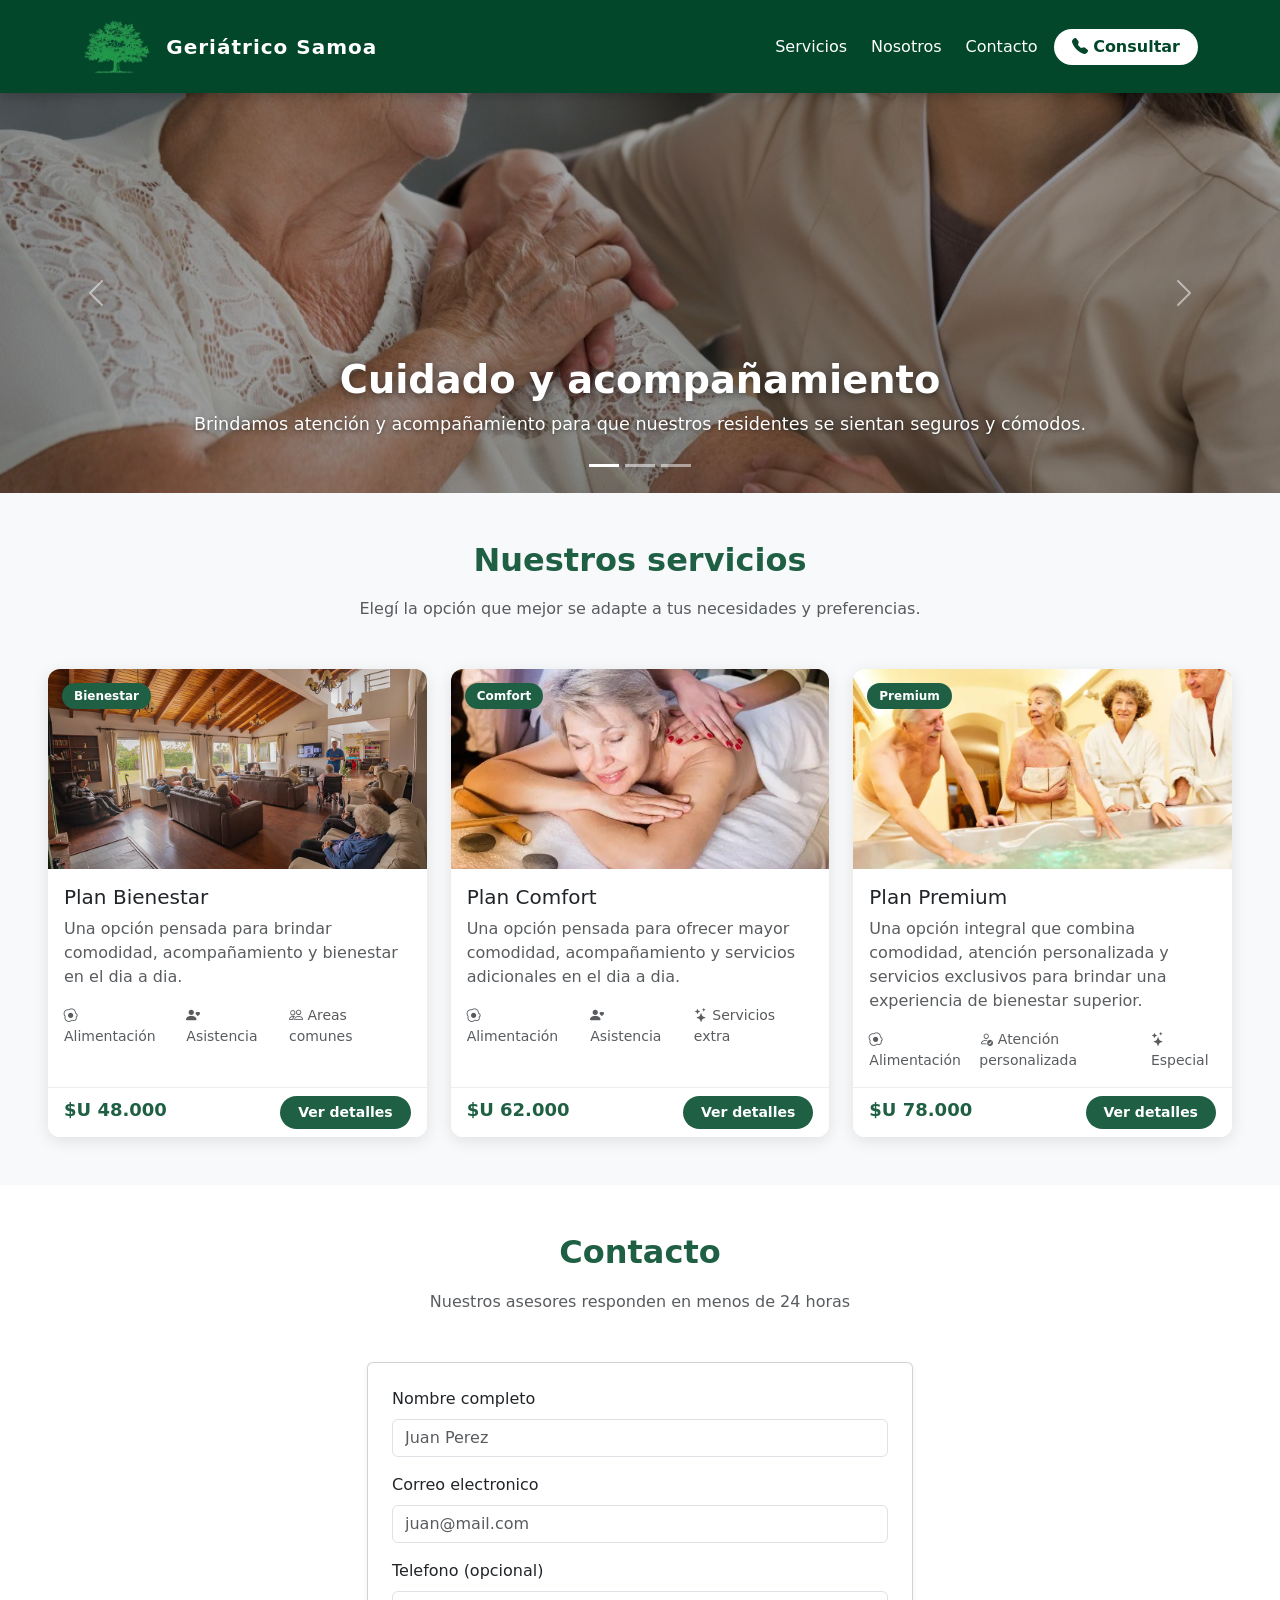
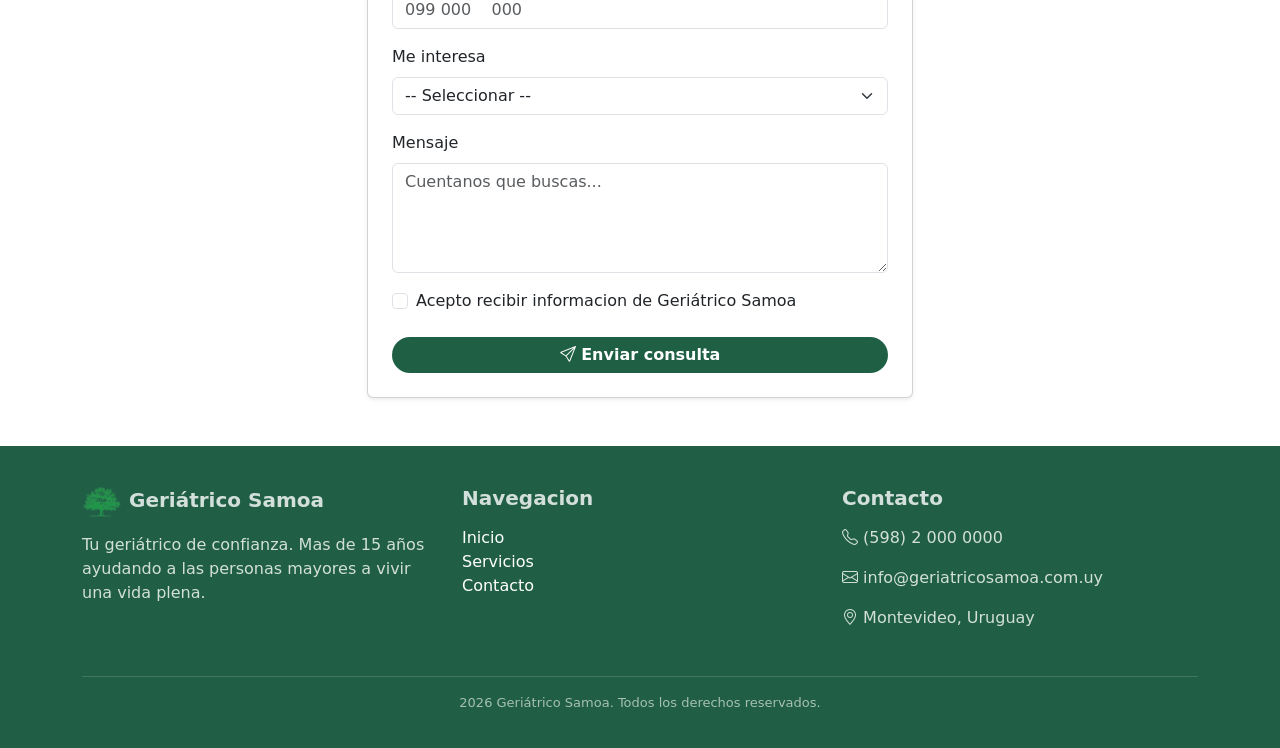
<file: index.html>
<!DOCTYPE html>
<html lang="es">

<head>
    <meta charset="UTF-8">
    <meta name="viewport" content="width=device-width, initial-scale=1">
    <title>Geriátrico Samoa</title>
    <!-- Bootstrap CSS (CDN) -->
    <link href="https://cdn.jsdelivr.net/npm/bootstrap@5.3.8/dist/css/bootstrap.min.css" rel="stylesheet" integrity="sha384-
sRIl4kxILFvY47J16cr9ZwB07vP4J8+LH7qKQnuqkuIAvNWLzeN8tE5YBujZqJLB" crossorigin="anonymous">
    <!-- Bootstrap Icons (CDN) -->

    <link href="https://cdn.jsdelivr.net/npm/bootstrap-icons@1.11.3/font/bootstrap-
icons.css" rel="stylesheet">
    <!-- CSS personalizado (siempre DESPUES de Bootstrap) -->
    <link rel="stylesheet" href="css/estilos.css">
</head>

<body>
    <!-- ==================== NAVBAR ==================== -->

    <nav class="navbar navbar-expand-lg navbar-dark" id="navbar-inmo">
        <div class="container">

            <!-- Logo: permanece en la página actual -->
            <a class="navbar-brand d-flex align-items-center" href="#">
                <img src="img/logo-claro.png" alt="Logo de Geriátrico Samoa" class="logo-empresa">
                <span class="nombre-empresa">Geriátrico Samoa</span>
            </a>

            <!-- Botón para celulares -->
            <button class="navbar-toggler" type="button" data-bs-toggle="collapse" data-bs-target="#menuPrincipal"
                aria-controls="menuPrincipal" aria-expanded="false" aria-label="Abrir menú">
                <span class="navbar-toggler-icon"></span>
            </button>

            <!-- Enlaces -->
            <div class="collapse navbar-collapse" id="menuPrincipal">
                <ul class="navbar-nav ms-auto align-items-center gap-2">

                    <li class="nav-item">
                        <a class="nav-link" href="#servicios">Servicios</a>
                    </li>

                    <li class="nav-item">
                        <a class="nav-link" href="../nosotros.html">Nosotros</a>
                    </li>

                    <li class="nav-item">
                        <a class="nav-link" href="#contacto">Contacto</a>
                    </li>

                    <li class="nav-item">
                        <a class="btn btn-consultar" href="#contacto">
                            <i class="bi bi-telephone-fill"></i> Consultar
                        </a>
                    </li>

                </ul>
            </div>

        </div>
    </nav>
    <!-- ==================== CAROUSEL ==================== -->
    <section id="inicio">

        <div id="carruselInmo" class="carousel slide" data-bs-ride="carousel" data-bs-interval="4500">

            <!-- Indicadores -->
            <div class="carousel-indicators">
                <button data-bs-target="#carruselInmo" data-bs-slide-to="0" class="active"></button>
                <button data-bs-target="#carruselInmo" data-bs-slide-to="1"></button>
                <button data-bs-target="#carruselInmo" data-bs-slide-to="2"></button>
            </div>

            <!-- Diapositivas -->
            <div class="carousel-inner">

                <!-- Primera imagen -->
                <div class="carousel-item active">
                    <img src="img/cuidadora.jpg" class="d-block w-100" alt="Cuidado y acompañamiento">

                    <div class="carousel-caption d-none d-md-block">
                        <h2>Cuidado y acompañamiento</h2>
                        <p>Brindamos atención y acompañamiento para que nuestros residentes se sientan seguros y
                            cómodos.</p>
                    </div>
                </div>

                <!-- Segunda imagen -->
                <div class="carousel-item">
                    <img src="img/comedor.jpg" class="d-block w-100" alt="Alimentación y bienestar">

                    <div class="carousel-caption d-none d-md-block">
                        <h2>Alimentación y bienestar</h2>
                        <p>Una alimentación equilibrada y espacios agradables forman parte del bienestar de nuestros
                            residentes.</p>
                    </div>
                </div>

                <!-- Tercera imagen -->
                <div class="carousel-item">
                    <img src="img/deporte.jpg" class="d-block w-100" alt="Actividades y recreación">

                    <div class="carousel-caption d-none d-md-block">
                        <h2>Actividades y recreación</h2>
                        <p>Promovemos momentos de entretenimiento, participación y encuentro para disfrutar y compartir.
                        </p>
                    </div>
                </div>

            </div>

            <!-- Flecha anterior -->
            <button class="carousel-control-prev" data-bs-target="#carruselInmo" data-bs-slide="prev">
                <span class="carousel-control-prev-icon"></span>
            </button>

            <!-- Flecha siguiente -->
            <button class="carousel-control-next" data-bs-target="#carruselInmo" data-bs-slide="next">
                <span class="carousel-control-next-icon"></span>
            </button>

        </div>

    </section>
    <!-- ==================== Servicios ==================== -->
    <section id="servicios" class="py-5 seccion-gris">
        <div class="container-fluid px-5 cards-container">
            <div class="text-center mb-5">
                <h2 class="seccion-titulo">Nuestros servicios</h2>
                <p class="text-muted">Elegí la opción que mejor se adapte a tus necesidades y preferencias.</p>
            </div>
            <div class="row row-cols-1 row-cols-md-3 g-4">
                <!-- CARD 1 -->
                <div class="col">
                    <div class="card card-propiedad h-100">
                        <img src="img/sala de estar.jpg" class="card-img-top" alt="Espacio comun del Geriatrico Samoa">
                        <span class="badge-tipo">Bienestar</span>
                        <div class="card-body">
                            <h5 class="card-title">Plan Bienestar</h5>
                            <p class="card-text text-muted">Una opción pensada para brindar comodidad, acompañamiento y
                                bienestar en el dia a dia.</p>
                            <div class="d-flex gap-3 text-muted small mt-2">
                                <span><i class="bi bi-egg-fried"></i> Alimentación</span>
                                <span><i class="bi bi-person-heart"></i> Asistencia</span>
                                <span><i class="bi bi-people"></i> Areas comunes</span>
                            </div>
                        </div>

                        <div class="card-footer d-flex justify-content-between align-items-
    center">


                            <span class="precio-card">$U 48.000</span>
                            <button class="btn btn-sm btn-verde" data-bs-toggle="modal" data-bs-target="#modalPropiedad"
                                data-nombre="Plan Bienestar" data-precio="$U 48.000"
                                data-desc="Plan pensado para brindar comodidad y acompañamiento diario, incluyendo alimentación, asistencia y acceso a espacios comunes y actividades rcreativas."
                                onclick="abrirModal(this)">Ver detalles</button>
                        </div>
                    </div>
                </div>
                <!-- CARD 2 -->
                <div class="col">
                    <div class="card card-propiedad h-100">
                        <img src="img/masajes.jpg" class="card-img-top" alt="Apartamento Centro">
                        <span class="badge-tipo badge-comfort">Comfort</span>
                        <div class="card-body">
                            <h5 class="card-title">Plan Comfort</h5>
                            <p class="card-text text-muted">Una opción pensada para ofrecer mayor comodidad,
                                acompañamiento y servicios adicionales en el dia a dia.</p>
                            <div class="d-flex gap-3 text-muted small mt-2">
                                <span><i class="bi bi-egg-fried"></i> Alimentación</span>
                                <span><i class="bi bi-person-heart"></i> Asistencia</span>
                                <span><i class="bi bi-stars"></i> Servicios extra</span>
                            </div>
                        </div>

                        <div class="card-footer d-flex justify-content-between align-items-
    center">

                            <span class="precio-card">$U 62.000</span>
                            <button class="btn btn-sm btn-verde" data-bs-toggle="modal" data-bs-target="#modalPropiedad"
                                data-nombre="Plan Comfort" data-precio="$U 62.000"
                                data-desc="Plan pensado para brindar mayor comodidad y acompañamiento diario. Incluye alimentación, asistencia, acceso a áreas comunes y servicios adicionales como masajes, actividades de bienestar y mayor atención personalizada."
                                onclick="abrirModal(this)">Ver detalles</button>
                        </div>
                    </div>
                </div>
                <!-- CARD 3 -->
                <div class="col">
                    <div class="card card-propiedad h-100">
                        <img src="img/spa.jpg" class="card-img-top" alt="Plan Premium">
                        <span class="badge-tipo badge-premium">Premium</span>
                        <div class="card-body">
                            <h5 class="card-title">Plan Premium</h5>
                            <p class="card-text text-muted">Una opción integral que combina comodidad, atención
                                personalizada y servicios exclusivos para brindar una experiencia de bienestar superior.
                            </p>
                            <div class="d-flex gap-3 text-muted small mt-2">
                                <span><i class="bi bi-egg-fried"></i> Alimentación</span>
                                <span><i class="bi bi-person-check"></i> Atención personalizada</span>
                                <span><i class="bi bi-stars"></i> Especial</span>
                            </div>
                        </div>

                        <div class="card-footer d-flex justify-content-between align-items-
    center">

                            <span class="precio-card">$U 78.000</span>
                            <button class="btn btn-sm btn-verde" data-bs-toggle="modal" data-bs-target="#modalPropiedad"
                                data-nombre="Plan Premium" data-precio="$U 78.000"
                                data-desc="Plan integral pensado para brindar el máximo nivel de comodidad y atención. Incluye alimentación, asistencia y atención personalizada, junto con servicios de bienestar, mayor acompañamiento y beneficios exclusivos."
                                onclick="abrirModal(this)">Ver detalles</button>
                        </div>
                    </div>
                </div>
            </div>
        </div>
    </section>
    <!-- ==================== CONTACTO ==================== -->
    <section id="contacto" class="py-5">
        <div class="container">
            <div class="text-center mb-5">
                <h2 class="seccion-titulo">Contacto</h2>
                <p class="text-muted">Nuestros asesores responden en menos de 24 horas</p>
            </div>
            <div class="row justify-content-center">
                <div class="col-md-8 col-lg-6">
                    <div class="card shadow-sm p-4">
                        <form id="formContacto" class="needs-validation" novalidate>
                            <div class="mb-3">
                                <label for="nombre" class="form-label">Nombre completo</label>
                                <input type="text" id="nombre" name="nombre" class="form-control"
                                    placeholder="Juan Perez" required>
                                <div class="invalid-feedback">Por favor ingresa tu nombre.</div>
                            </div>
                            <div class="mb-3">
                                <label for="email" class="form-label">Correo electronico</label>
                                <input type="email" id="email" name="email" class="form-control"
                                    placeholder="juan@mail.com" required>
                                <div class="invalid-feedback">Ingresa un email valido.</div>
                            </div>
                            <div class="mb-3">

                                <label for="tel" class="form-label">Telefono <span class="text-
    muted">(opcional)</span></label>

                                <input type="tel" id="tel" class="form-control" placeholder="099 000
    000">
                            </div>
                            <div class="mb-3">
                                <label for="tipo" class="form-label">Me interesa</label>
                                <select id="tipo" name="tipo" class="form-select" required>
                                    <option value="">-- Seleccionar --</option>
                                    <option value="casa">Plan Bienestar</option>
                                    <option value="apto">Plan Comfort</option>
                                    <option value="terreno">Plan Premium</option>
                                </select>
                                <div class="invalid-feedback">Selecciona una opcion.</div>
                            </div>
                            <div class="mb-3">
                                <label for="mensaje" class="form-label">Mensaje</label>
                                <textarea id="mensaje" name="mensaje" class="form-control" rows="4"
                                    placeholder="Cuentanos que buscas..." required></textarea>
                                <div class="invalid-feedback">Por favor escribe tu mensaje.</div>
                            </div>
                            <div class="mb-4 form-check">
                                <input type="checkbox" id="aceptar" class="form-check-input" required>
                                <label for="aceptar" class="form-check-label">
                                    Acepto recibir informacion de Geriátrico Samoa
                                </label>
                                <div class="invalid-feedback">Debes aceptar para continuar.</div>
                            </div>
                            <button type="submit" class="btn btn-verde w-100">
                                <i class="bi bi-send"></i> Enviar consulta
                            </button>
                        </form>
                    </div>
                </div>
            </div>


        </div>
    </section>
    <script>
        const form = document.getElementById('formContacto');
        form.addEventListener('submit', function (e) {
            e.preventDefault();
            if (!form.checkValidity()) {
                form.classList.add('was-validated');
            } else {
                alert('Consulta enviada. Nos comunicamos pronto.');
                form.reset();
                form.classList.remove('was-validated');
            }
        });
    </script>
    <!-- ==================== FOOTER ==================== -->
    <footer class="footer-inmo">
        <div class="container">
            <div class="row g-4">
                <div class="col-md-4">
                    <h5>
                        <img src="img/logo-claro.png" style="width: 40px">
                        Geriátrico Samoa
                    </h5>
                    <p>Tu geriátrico de confianza. Mas de 15 años ayudando a las personas mayores a vivir una vida
                        plena.</p>
                </div>
                <div class="col-md-4">
                    <h5>Navegacion</h5>
                    <ul class="list-unstyled">
                        <li><a href="#inicio">Inicio</a></li>
                        <li><a href="#servicios">Servicios</a></li>
                        <li><a href="#contacto">Contacto</a></li>
                    </ul>
                </div>
                <div class="col-md-4">
                    <h5>Contacto</h5>
                    <p><i class="bi bi-telephone"></i> (598) 2 000 0000</p>
                    <p><i class="bi bi-envelope"></i> info@geriatricosamoa.com.uy</p>
                    <p><i class="bi bi-geo-alt"></i> Montevideo, Uruguay</p>
                </div>
            </div>
            <div class="footer-copy">
                <p>2026 Geriátrico Samoa. Todos los derechos reservados.</p>
            </div>
        </div>
    </footer>

    <!-- Aqui van los componentes (pasos siguientes) -->
    <!-- Bootstrap JS (CDN) - siempre antes del </body> -->
    <script src="https://cdn.jsdelivr.net/npm/bootstrap@5.3.8/dist/js/bootstrap.bundle.min.js" integrity="sha384-
FKyoEForCGlyvwx9Hj09JcYn3nv7wiPVlz7YYwJrWVcXK/BmnVDxM+D2scQbITxI" crossorigin="anonymous"></script>
    <!-- ==================== MODAL ==================== -->
    <div class="modal fade" id="modalPropiedad" tabindex="-1">
        <div class="modal-dialog modal-dialog-centered">
            <div class="modal-content">
                <div class="modal-header modal-header-custom">
                    <h5 class="modal-title" id="modalNombre">Nombre de la propiedad</h5>
                    <button type="button" class="btn-close btn-close-white" data-bs-dismiss="modal"></button>
                </div>
                <div class="modal-body">
                    <p class="modal-precio" id="modalPrecio">U$S 0</p>
                    <p id="modalDesc">Descripcion de la propiedad.</p>
                    <hr>
                    <p class="text-muted small">
                        <i class="bi bi-info-circle"></i>
                        Completar el formulario de contacto para recibir mas informacion.
                    </p>
                </div>
                <div class="modal-footer">
                    <button type="button" class="btn btn-cerrar" data-bs-dismiss="modal">Cerrar</button>
                    <a href="#contacto" class="btn btn-verde" data-bs-dismiss="modal" onclick="irAContacto(event)">
                        <i class="bi bi-envelope"></i> Consultar ahora
                    </a>
                </div>


            </div>
        </div>
    </div>
    <script>
        function abrirModal(btn) {
            document.getElementById('modalNombre').textContent = btn.dataset.nombre;
            document.getElementById('modalPrecio').textContent = btn.dataset.precio;
            document.getElementById('modalDesc').textContent = btn.dataset.desc;
        }
    </script>
    <script>
        function irAContacto(event) {
            event.preventDefault();

            const modal = document.getElementById('modalPropiedad');
            const formulario = document.getElementById('contacto');

            bootstrap.Modal.getInstance(modal)?.hide();

            modal.addEventListener('hidden.bs.modal', function () {
                formulario.scrollIntoView({behavior: 'smooth'});
                history.replaceState(null, '', '#contacto');
            }, {once: true});
        }
    </script>
</body>

</html>
</file>
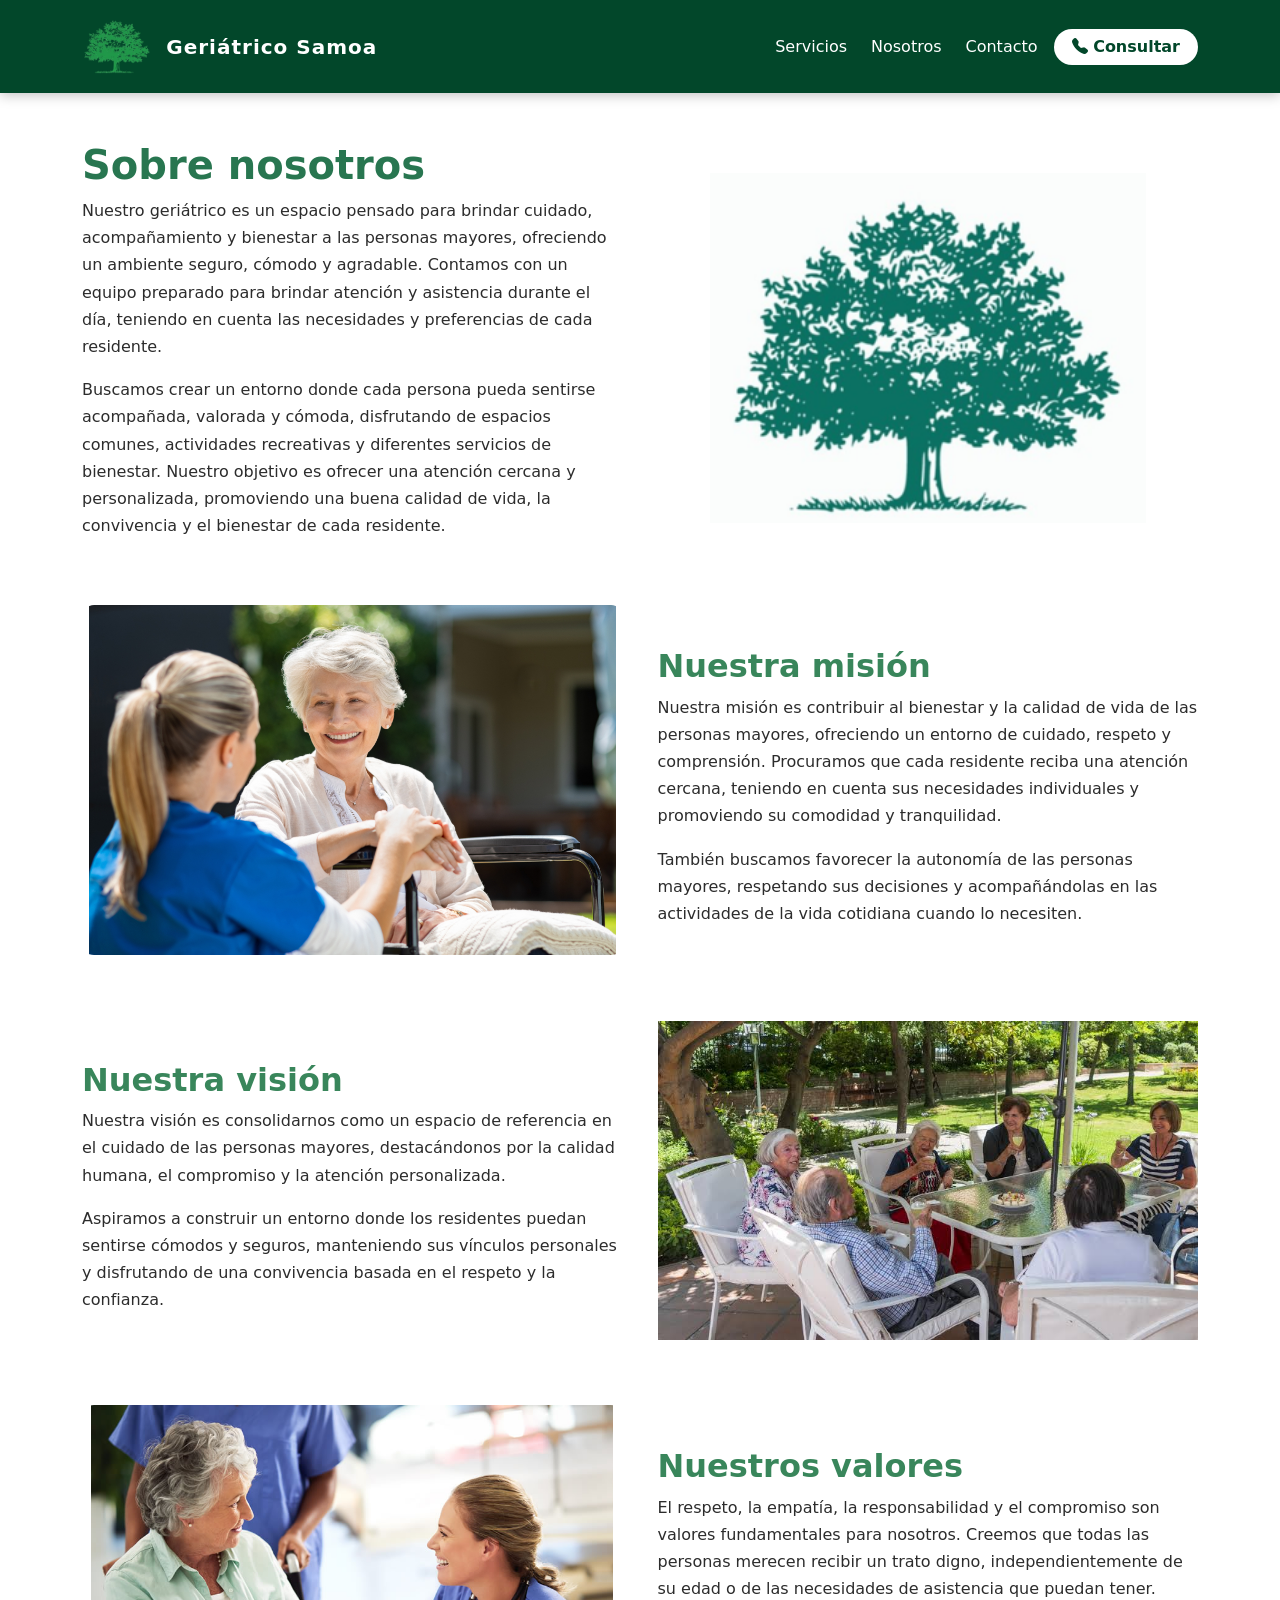
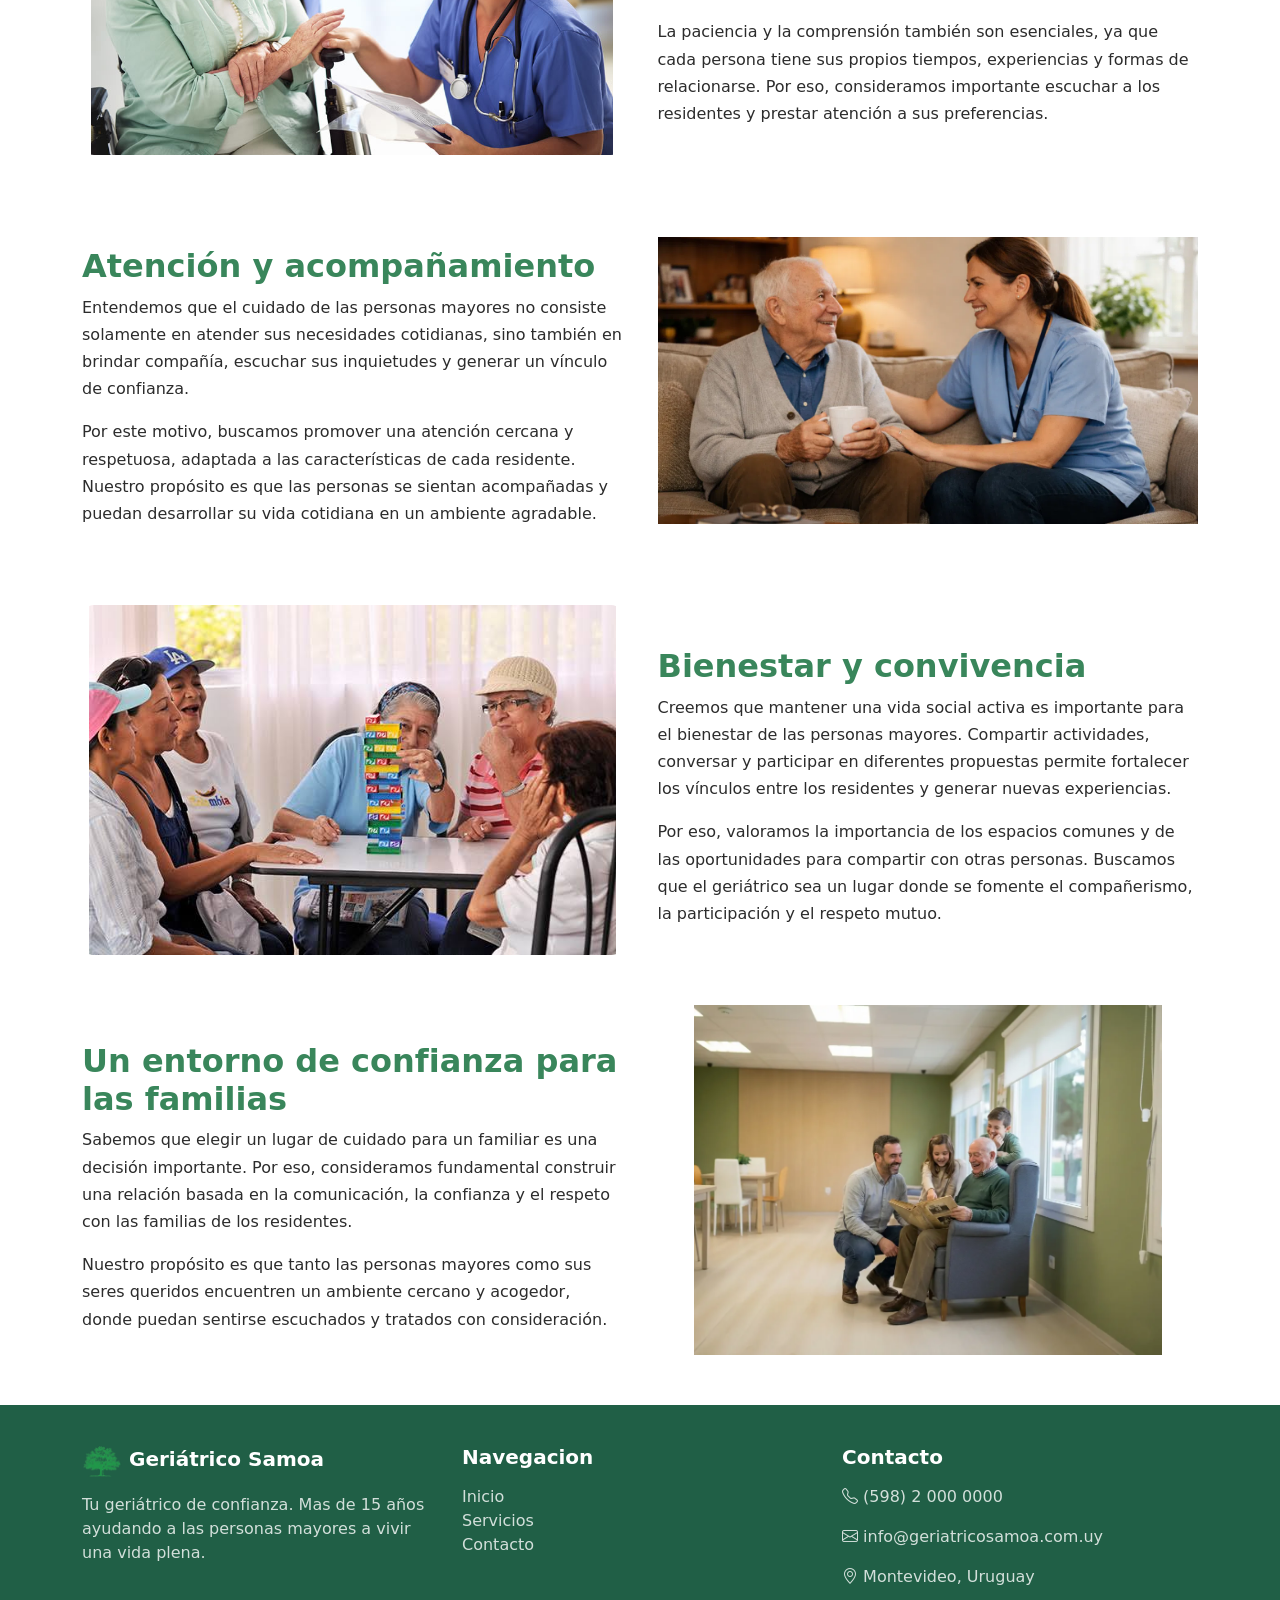
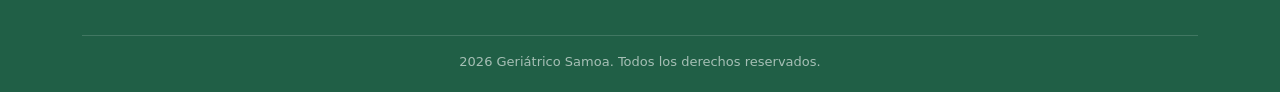
<file: nosotros.html>
<!DOCTYPE html>
<html lang="es">

<head>
    <meta charset="UTF-8">
    <meta name="viewport" content="width=device-width, initial-scale=1.0">

    <title>Nosotros - Geriátrico Samoa</title>

    <!-- Bootstrap -->
    <link href="https://cdn.jsdelivr.net/npm/bootstrap@5.3.3/dist/css/bootstrap.min.css"
          rel="stylesheet">

    <!-- Bootstrap Icons -->
    <link rel="stylesheet"
          href="https://cdn.jsdelivr.net/npm/bootstrap-icons@1.11.3/font/bootstrap-icons.min.css">

    <!-- CSS de tu página -->
    <link rel="stylesheet" href="css/nosotros.css">
</head>

<body>

    <!-- Acá pegá el navbar COMPLETO de tu página principal -->
<!-- ==================== NAVBAR ==================== -->

<nav class="navbar navbar-expand-lg navbar-dark" id="navbar-inmo">
    <div class="container">
        <a class="navbar-brand d-flex align-items-center" href="index.html"\geriatrico\pagina principal\index.html"">
            <img src="img/logo-claro.png" alt="Logo de Geriátrico Samoa" class="logo-empresa">
            <span class="nombre-empresa">Geriátrico Samoa</span>
        </a>

    <button class="navbar-toggler" type="button"
        data-bs-toggle="collapse"
        data-bs-target="#menuPrincipal"
        aria-expanded="false">
        <span class="navbar-toggler-icon"></span>
    </button>

    <div class="collapse navbar-collapse" id="menuPrincipal">
        <ul class="navbar-nav ms-auto align-items-center gap-2">
            <li class="nav-item">
    <a class="nav-link" href="index.html#servicios">Servicios</a>
</li>

            <li class="nav-item">
                <a class="nav-link" href="nosotros.html">Nosotros</a>
            </li>

            <li class="nav-item">
                <a class="nav-link" href="index.html#contacto">Contacto</a>
            </li>

            <li class="nav-item">
                <a class="btn btn-consultar" href="index.html#contacto">
                    <i class="bi bi-telephone-fill"></i> Consultar
                </a>
            </li>
        </ul>
    </div>
</div>

</nav>

    <main class="container mt-5">
	  <section class="seccion-nosotros">
	  <div class="contenido-texto">
        <h1>Sobre nosotros</h1>

        <p>
            Nuestro geriátrico es un espacio pensado para brindar
            cuidado, acompañamiento y bienestar a las personas mayores,
            ofreciendo un ambiente seguro, cómodo y agradable.
            Contamos con un equipo preparado para brindar atención y
            asistencia durante el día, teniendo en cuenta las necesidades
            y preferencias de cada residente.
        </p>

        <p>
            Buscamos crear un entorno donde cada persona pueda sentirse
            acompañada, valorada y cómoda, disfrutando de espacios comunes,
            actividades recreativas y diferentes servicios de bienestar.
            Nuestro objetivo es ofrecer una atención cercana y personalizada,
            promoviendo una buena calidad de vida, la convivencia y el
            bienestar de cada residente.
        </p>
	  </div>
	  <div class="contenedor-imagen">
                <!-- Aquí irá la imagen de presentación -->
				<img src="img/nuevo logo.png" alt="Sobre nosotros">
      </div>
	  </section>
		<!-- MISIÓN -->
        <section class="seccion-nosotros seccion-invertida">

            <div class="contenido-texto">
                <h2>Nuestra misión</h2>

                <p>
                    Nuestra misión es contribuir al bienestar y la calidad de vida
                    de las personas mayores, ofreciendo un entorno de cuidado,
                    respeto y comprensión. Procuramos que cada residente reciba
                    una atención cercana, teniendo en cuenta sus necesidades
                    individuales y promoviendo su comodidad y tranquilidad.
                </p>

                <p>
                    También buscamos favorecer la autonomía de las personas mayores,
                    respetando sus decisiones y acompañándolas en las actividades
                    de la vida cotidiana cuando lo necesiten.
                </p>
            </div>

            <div class="contenedor-imagen">
                <!-- Aquí irá la imagen de nuestra misión -->
				<img src="img/nuestra mision.jpg" alt="nuestra mision">
            </div>

        </section>


        <!-- VISIÓN -->
        <section class="seccion-nosotros">

            <div class="contenido-texto">
                <h2>Nuestra visión</h2>

                <p>
                    Nuestra visión es consolidarnos como un espacio de referencia
                    en el cuidado de las personas mayores, destacándonos por la
                    calidad humana, el compromiso y la atención personalizada.
                </p>

                <p>
                    Aspiramos a construir un entorno donde los residentes puedan
                    sentirse cómodos y seguros, manteniendo sus vínculos personales
                    y disfrutando de una convivencia basada en el respeto y la confianza.
                </p>
            </div>

            <div class="contenedor-imagen">
                <!-- Aquí irá la imagen de nuestra visión -->
				<img src="img/nuestra vision.jpg" alt="nuestra vision">
            </div>

        </section>


        <!-- VALORES -->
        <section class="seccion-nosotros seccion-invertida">

            <div class="contenido-texto">
                <h2>Nuestros valores</h2>

                <p>
                    El respeto, la empatía, la responsabilidad y el compromiso son
                    valores fundamentales para nosotros. Creemos que todas las
                    personas merecen recibir un trato digno, independientemente
                    de su edad o de las necesidades de asistencia que puedan tener.
                </p>

                <p>
                    La paciencia y la comprensión también son esenciales, ya que
                    cada persona tiene sus propios tiempos, experiencias y formas
                    de relacionarse. Por eso, consideramos importante escuchar
                    a los residentes y prestar atención a sus preferencias.
                </p>
            </div>

            <div class="contenedor-imagen">
                <!-- Aquí irá la imagen de nuestros valores -->
				<img src="img/nuestros valores.jpg" alt="nuestros valores">
            </div>

        </section>


        <!-- ATENCIÓN Y ACOMPAÑAMIENTO -->
        <section class="seccion-nosotros">

            <div class="contenido-texto">
                <h2>Atención y acompañamiento</h2>

                <p>
                    Entendemos que el cuidado de las personas mayores no consiste
                    solamente en atender sus necesidades cotidianas, sino también
                    en brindar compañía, escuchar sus inquietudes y generar un
                    vínculo de confianza.
                </p>

                <p>
                    Por este motivo, buscamos promover una atención cercana y
                    respetuosa, adaptada a las características de cada residente.
                    Nuestro propósito es que las personas se sientan acompañadas
                    y puedan desarrollar su vida cotidiana en un ambiente agradable.
                </p>
            </div>

            <div class="contenedor-imagen">
                <!-- Aquí irá la imagen de atención y acompañamiento -->
				<img src="img/atencion y acompañamiento.jpg" alt="atencion y acompañamiento">
            </div>

        </section>


        <!-- BIENESTAR Y CONVIVENCIA -->
        <section class="seccion-nosotros seccion-invertida">

            <div class="contenido-texto">
                <h2>Bienestar y convivencia</h2>

                <p>
                    Creemos que mantener una vida social activa es importante
                    para el bienestar de las personas mayores. Compartir actividades,
                    conversar y participar en diferentes propuestas permite
                    fortalecer los vínculos entre los residentes y generar
                    nuevas experiencias.
                </p>

                <p>
                    Por eso, valoramos la importancia de los espacios comunes y
                    de las oportunidades para compartir con otras personas.
                    Buscamos que el geriátrico sea un lugar donde se fomente
                    el compañerismo, la participación y el respeto mutuo.
                </p>
            </div>

            <div class="contenedor-imagen">
                <!-- Aquí irá la imagen de bienestar y convivencia -->
				<img src="img/bienestar y convivencia.jpg" alt="bienestar y convivencia">
            </div>

        </section>


        <!-- FAMILIAS -->
        <section class="seccion-nosotros">

            <div class="contenido-texto">
                <h2>Un entorno de confianza para las familias</h2>

                <p>
                    Sabemos que elegir un lugar de cuidado para un familiar es
                    una decisión importante. Por eso, consideramos fundamental
                    construir una relación basada en la comunicación, la confianza
                    y el respeto con las familias de los residentes.
                </p>

                <p>
                    Nuestro propósito es que tanto las personas mayores como
                    sus seres queridos encuentren un ambiente cercano y acogedor,
                    donde puedan sentirse escuchados y tratados con consideración.
                </p>
            </div>

            <div class="contenedor-imagen">
                <!-- Aquí irá la imagen de las familias -->
				<img src="img/familia.jpg" alt="familia">
            </div>

        </section>
    </main>

    <!-- JavaScript de Bootstrap -->
    <script src="https://cdn.jsdelivr.net/npm/bootstrap@5.3.3/dist/js/bootstrap.bundle.min.js"></script>

        <!-- ==================== FOOTER ==================== -->
    <footer class="footer-inmo">
        <div class="container">
            <div class="row g-4">
                <div class="col-md-4">
                    <h5>
                        <img src="img/logo-claro.png" style="width: 40px">
                        Geriátrico Samoa
                    </h5>
                    <p>Tu geriátrico de confianza. Mas de 15 años ayudando a las personas mayores a vivir una vida
                        plena.</p>
                </div>
                <div class="col-md-4">
                    <h5>Navegacion</h5>
                    <ul class="list-unstyled">
                        <li><a href="index.html#inicio">Inicio</a></li>
                        <li><a href="index.html#servicios">Servicios</a></li>
                        <li><a href="index.html#contacto">Contacto</a></li>
                    </ul>
                </div>
                <div class="col-md-4">
                    <h5>Contacto</h5>
                    <p><i class="bi bi-telephone"></i> (598) 2 000 0000</p>
                    <p><i class="bi bi-envelope"></i> info@geriatricosamoa.com.uy</p>
                    <p><i class="bi bi-geo-alt"></i> Montevideo, Uruguay</p>
                </div>
            </div>
            <div class="footer-copy">
                <p>2026 Geriátrico Samoa. Todos los derechos reservados.</p>
            </div>
        </div>
    </footer>

    <!-- Aqui van los componentes (pasos siguientes) -->
    <!-- Bootstrap JS (CDN) - siempre antes del </body> -->
    <script src="https://cdn.jsdelivr.net/npm/bootstrap@5.3.8/dist/js/bootstrap.bundle.min.js" integrity="sha384-
FKyoEForCGlyvwx9Hj09JcYn3nv7wiPVlz7YYwJrWVcXK/BmnVDxM+D2scQbITxI" crossorigin="anonymous"></script>
    <!-- ==================== MODAL ==================== -->
    <div class="modal fade" id="modalPropiedad" tabindex="-1">
        <div class="modal-dialog modal-dialog-centered">
            <div class="modal-content">
                <div class="modal-header modal-header-custom">
                    <h5 class="modal-title" id="modalNombre">Nombre de la propiedad</h5>
                    <button type="button" class="btn-close btn-close-white" data-bs-dismiss="modal"></button>
                </div>
                <div class="modal-body">
                    <p class="modal-precio" id="modalPrecio">U$S 0</p>
                    <p id="modalDesc">Descripcion de la propiedad.</p>
                    <hr>
                    <p class="text-muted small">
                        <i class="bi bi-info-circle"></i>
                        Completar el formulario de contacto para recibir mas informacion.
                    </p>
                </div>
                <div class="modal-footer">
                    <button type="button" class="btn btn-cerrar" data-bs-dismiss="modal">Cerrar</button>
                    <a href="#contacto" class="btn btn-verde" data-bs-dismiss="modal" onclick="irAContacto(event)">
                        <i class="bi bi-envelope"></i> Consultar ahora
                    </a>
                </div>


            </div>
        </div>
    </div>
    <script>
        function abrirModal(btn) {
            document.getElementById('modalNombre').textContent = btn.dataset.nombre;
            document.getElementById('modalPrecio').textContent = btn.dataset.precio;
            document.getElementById('modalDesc').textContent = btn.dataset.desc;
        }
    </script>
    <script>
        function irAContacto(event) {
            event.preventDefault();

            const modal = document.getElementById('modalPropiedad');
            const formulario = document.getElementById('contacto');

            bootstrap.Modal.getInstance(modal)?.hide();

            modal.addEventListener('hidden.bs.modal', function () {
                formulario.scrollIntoView({behavior: 'smooth'});
                history.replaceState(null, '', '#contacto');
            }, {once: true});
        }
    </script>

</body>
</html>
</file>
<file: css/nosotros.css>
/* ---- NAVBAR ---- */
    #navbar-inmo {
    background-color: rgb(2, 71, 42);
    padding: 14px 0;
    box-shadow: 0 2px 12px rgba(0,0,0,0.25);
    position: sticky;
    top: 0;
    z-index: 1000;
    }
    .logo-empresa {
        height: 55px;
        width: auto;
        object-fit: contain;
    }
	.nombre-empresa {
    color: white;
    font-size: 1.25rem;
    font-weight: 700;
    letter-spacing: 1px;
    margin-left: 14px;
    white-space: nowrap;
}
    #navbar-inmo .nav-link {
    color: white;
    font-weight: 500;
    transition: color 0.2s;
    }
    #navbar-inmo .nav-link:hover { 
        color: #F1E6C8;
		}
    /* Boton dorado personalizado */
    .btn-dorado {
    background-color: var(--color-dorado);
    color: white;
    font-weight: 600;
    border-radius: 20px;
    padding: 6px 18px;
    border: none;
    transition: background-color 0.2s, transform 0.2s;
}
    .btn-dorado:hover {
    
    
    background-color: #a88020;
    color: white;
    transform: translateY(-1px);
}
.btn-verde {
    background-color: var(--color-primario);
    color: white;
    font-weight: 600;
    border-radius: 20px;
    padding: 6px 18px;
    border: none;
    transition: background-color 0.2s, transform 0.2s;
}

.btn-verde:hover {
    background-color: #174a35;
    color: white;
    transform: translateY(-1px);
}
	.btn-consultar {
    background-color: white;
    color: #02472a;
    font-weight: 600;
    border-radius: 20px;
    padding: 6px 18px;
    border: none;
    transition: background-color 0.2s, transform 0.2s;
}

.btn-consultar:hover {
    background-color: #eeeeee;
    color: #02472a;
    transform: translateY(-2px);
}
/* ---- TITULOS Y PRECIOS ---- */

main h1 {
    color: #287650;
    font-weight: 700;
}

main h2 {
    color: #39865B;
    font-weight: 700;
    margin-top: 30px;
}

main .precio {
    color: #287650;
    font-size: 1.4rem;
    font-weight: 700;
}

main p {
    color: #2c2c2c;
    line-height: 1.7;
}
/* ---- SECCIONES CON IMAGENES ---- */

.seccion-nosotros {
    display: flex;
    align-items: center;
    gap: 35px;
    margin-bottom: 50px;
}

.contenido-texto {
    flex: 1;
    min-width: 0;
}

.contenedor-imagen {
    flex: 1;
    min-width: 0;
}

/* Imagenes */

.contenedor-imagen img {
    width: 100%;
    height: 350px;
    object-fit: contain;
    border-radius: 12px;
    display: block;
}

/* Alternar la posicion de las imagenes */

.seccion-invertida {
    flex-direction: row-reverse;
}

/* Adaptacion a celulares */

@media (max-width: 768px) {
    .seccion-nosotros {
        flex-direction: column;
        gap: 20px;
    }

    .contenedor-imagen {
        width: 100%;
    }

    .contenedor-imagen img {
        height: 230px;
    }
}

  /* ---- FOOTER ---- */
.footer-inmo {
    background-color: #205f46;
    color: rgba(255, 255, 255, 0.8);
    padding: 40px 0 20px;
    width: 100%;
}

.footer-inmo h5 {
    color: white;
    font-weight: 700;
    margin-bottom: 16px;
}

.footer-inmo p {
    color: rgba(255, 255, 255, 0.8);
}

.footer-inmo a {
    color: rgba(255, 255, 255, 0.8);
    text-decoration: none;
    transition: color 0.2s;
}

.footer-inmo a:hover {
    color: var(--color-dorado);
}

.footer-inmo img {
    width: 40px;
    height: auto;
}

.footer-copy {
    border-top: 1px solid rgba(255, 255, 255, 0.15);
    padding-top: 16px;
    margin-top: 30px;
    text-align: center;
    font-size: 13px;
    color: rgba(255, 255, 255, 0.6);
}

.footer-copy p {
    color: inherit;
    margin-bottom: 0;
}
</file>
<file: css/estilos.css>
/* =========================================
InmoHogar - Estilos personalizados
(siempre van debajo de Bootstrap)
========================================= */
/* ---- VARIABLES DE COLOR ---- */
:root {
    --color-primario: #1f6045; /* verde */
    --color-dorado: #c9a227; /* dorado */
    --color-texto: #2c2c2c;
    --color-fondo: #f8f9fa;
    }
    /* ---- NAVBAR ---- */
    #navbar-inmo {
    background-color: rgb(2, 71, 42);
    padding: 14px 0;
    box-shadow: 0 2px 12px rgba(0,0,0,0.25);
    position: sticky;
    top: 0;
    z-index: 1000;
    }
    .logo-empresa {
        height: 55px;
        width: auto;
        object-fit: contain;
    }
	.nombre-empresa {
    color: white;
    font-size: 1.25rem;
    font-weight: 700;
    letter-spacing: 1px;
    margin-left: 14px;
    white-space: nowrap;
}
    #navbar-inmo .nav-link {
    color: white;
    font-weight: 500;
    transition: color 0.2s;
    }
    #navbar-inmo .nav-link:hover { 
        color: #F1E6C8;
		}
    /* Boton dorado personalizado */
    .btn-dorado {
    background-color: var(--color-dorado);
    color: white;
    font-weight: 600;
    border-radius: 20px;
    padding: 6px 18px;
    border: none;
    transition: background-color 0.2s, transform 0.2s;
}
    .btn-dorado:hover {
    
    
    background-color: #a88020;
    color: white;
    transform: translateY(-1px);
}
.btn-verde {
    background-color: var(--color-primario);
    color: white;
    font-weight: 600;
    border-radius: 20px;
    padding: 6px 18px;
    border: none;
    transition: background-color 0.2s, transform 0.2s;
}

.btn-verde:hover {
    background-color: #174a35;
    color: white;
    transform: translateY(-1px);
}
	.btn-consultar {
    background-color: white;
    color: #02472a;
    font-weight: 600;
    border-radius: 20px;
    padding: 6px 18px;
    border: none;
    transition: background-color 0.2s, transform 0.2s;
}

.btn-consultar:hover {
    background-color: #eeeeee;
    color: #02472a;
    transform: translateY(-2px);
}
    /* ---- CAROUSEL ---- */
.carousel-item img {
    height: 400px;
    object-fit: cover;
    object-position: center 50%;
    filter: brightness(0.65);
    }
    .carousel-caption h2 {
    font-size: 2.4rem;
    font-weight: 800;
    text-shadow: 0 2px 8px rgba(0,0,0,0.5);
    }
    .carousel-caption p {
    font-size: 1.1rem;
    text-shadow: 0 1px 4px rgba(0,0,0,0.5);
    }
    /* ---- SECCIONES ---- */
.seccion-gris { background-color: var(--color-fondo); }
.seccion-titulo {
font-size: 2rem; font-weight: 700;
color: var(--color-primario);
position: relative; display: inline-block; padding-bottom: 10px;
}
.cards-container {
    max-width: 1400px;
}

/* ---- CARDS ---- */
.card-propiedad {
border: none; border-radius: 12px; overflow: hidden;
box-shadow: 0 4px 16px rgba(0,0,0,0.10);
transition: transform 0.25s, box-shadow 0.25s;
position: relative;
}
.card-propiedad:hover {
transform: translateY(-6px);
box-shadow: 0 12px 28px rgba(0,0,0,0.18);
}
.card-propiedad .card-img-top { height: 200px; object-fit: cover; }
.badge-tipo {
position: absolute; top: 14px; left: 14px;
background-color: var(--color-primario); color: white;
padding: 4px 12px; border-radius: 20px;
font-size: 12px; font-weight: 600;
}
.badge-apto { background-color: #2e7d32; }
.badge-comfort { 
    background-color: var(--color-primario) !important; 
}
.badge-premium {
   background-color: var(--color-primario) !important;
   }


.precio-card { font-size: 18px; font-weight: 700; color: var(--color-primario); }
.card-footer { background-color: white; border-top: 1px solid #eee; }
/* ---- MODAL ---- */
.modal-header-custom {
    background-color: var(--color-primario);
    color: white;
    }
    .modal-precio {
    font-size: 24px; font-weight: 700;
    color: var(--color-primario); margin-bottom: 12px;
    }
	.modal-header-custom {
    background-color: var(--color-primario);
    color: white;
}

.modal-precio {
    font-size: 24px;
    font-weight: 700;
    color: var(--color-primario);
    margin-bottom: 12px;
}

/* Botón Cerrar del modal */
.btn-cerrar {
    background-color: white;
    color: var(--color-primario);
    border: 1px solid var(--color-primario);
    font-weight: 600;
    border-radius: 20px;
    padding: 6px 18px;
    transition: background-color 0.2s, transform 0.2s;
}

.btn-cerrar:hover {
    background-color: #f1f1f1;
    color: var(--color-primario);
}
/* ---- FORMULARIO ---- */
.form-control:focus, .form-select:focus {
    border-color: var(--color-primario);
    box-shadow: 0 0 0 0.2rem rgba(26, 58, 92, 0.2);
    }
    /* ---- FOOTER ---- */
.footer-inmo {
    background-color: #205f46;
    color: rgba(255, 255, 255, 0.8);
    padding: 40px 0 20px;
}

.footer-inmo h5 {
    color: wihte;
    font-weight: 700;
    margin-bottom: 16px;
}

.footer-inmo a {
    color: white;
    text-decoration: none;
    transition: color 0.2s;
}

.footer-inmo a:hover {
    color: var(--color-dorado);
}

.footer-copy {
    border-top: 1px solid rgba(255, 255, 255, 0.15);
    padding-top: 16px;
    margin-top: 30px;
    text-align: center;
    font-size: 13px;
    color: rgba(255, 255, 255, 0.6);
}
	/* ---- BOTÓN CONSULTAR DEL NAVBAR ---- */

#navbar-inmo .btn-consultar {
    background-color: #ffffff !important;
    color: #02472a !important;
    font-weight: 600;
    border-radius: 20px;
    padding: 6px 18px;
    border: none;
    transition: background-color 0.2s ease, transform 0.2s ease;
}

#navbar-inmo .btn-consultar i {
    color: #02472a !important;
}

#navbar-inmo .btn-consultar:hover {
    background-color: #eeeeee !important;
    color: #02472a !important;
    transform: translateY(-2px);
}

#navbar-inmo .btn-consultar:hover i {
    color: #02472a !important;
}
</file>
